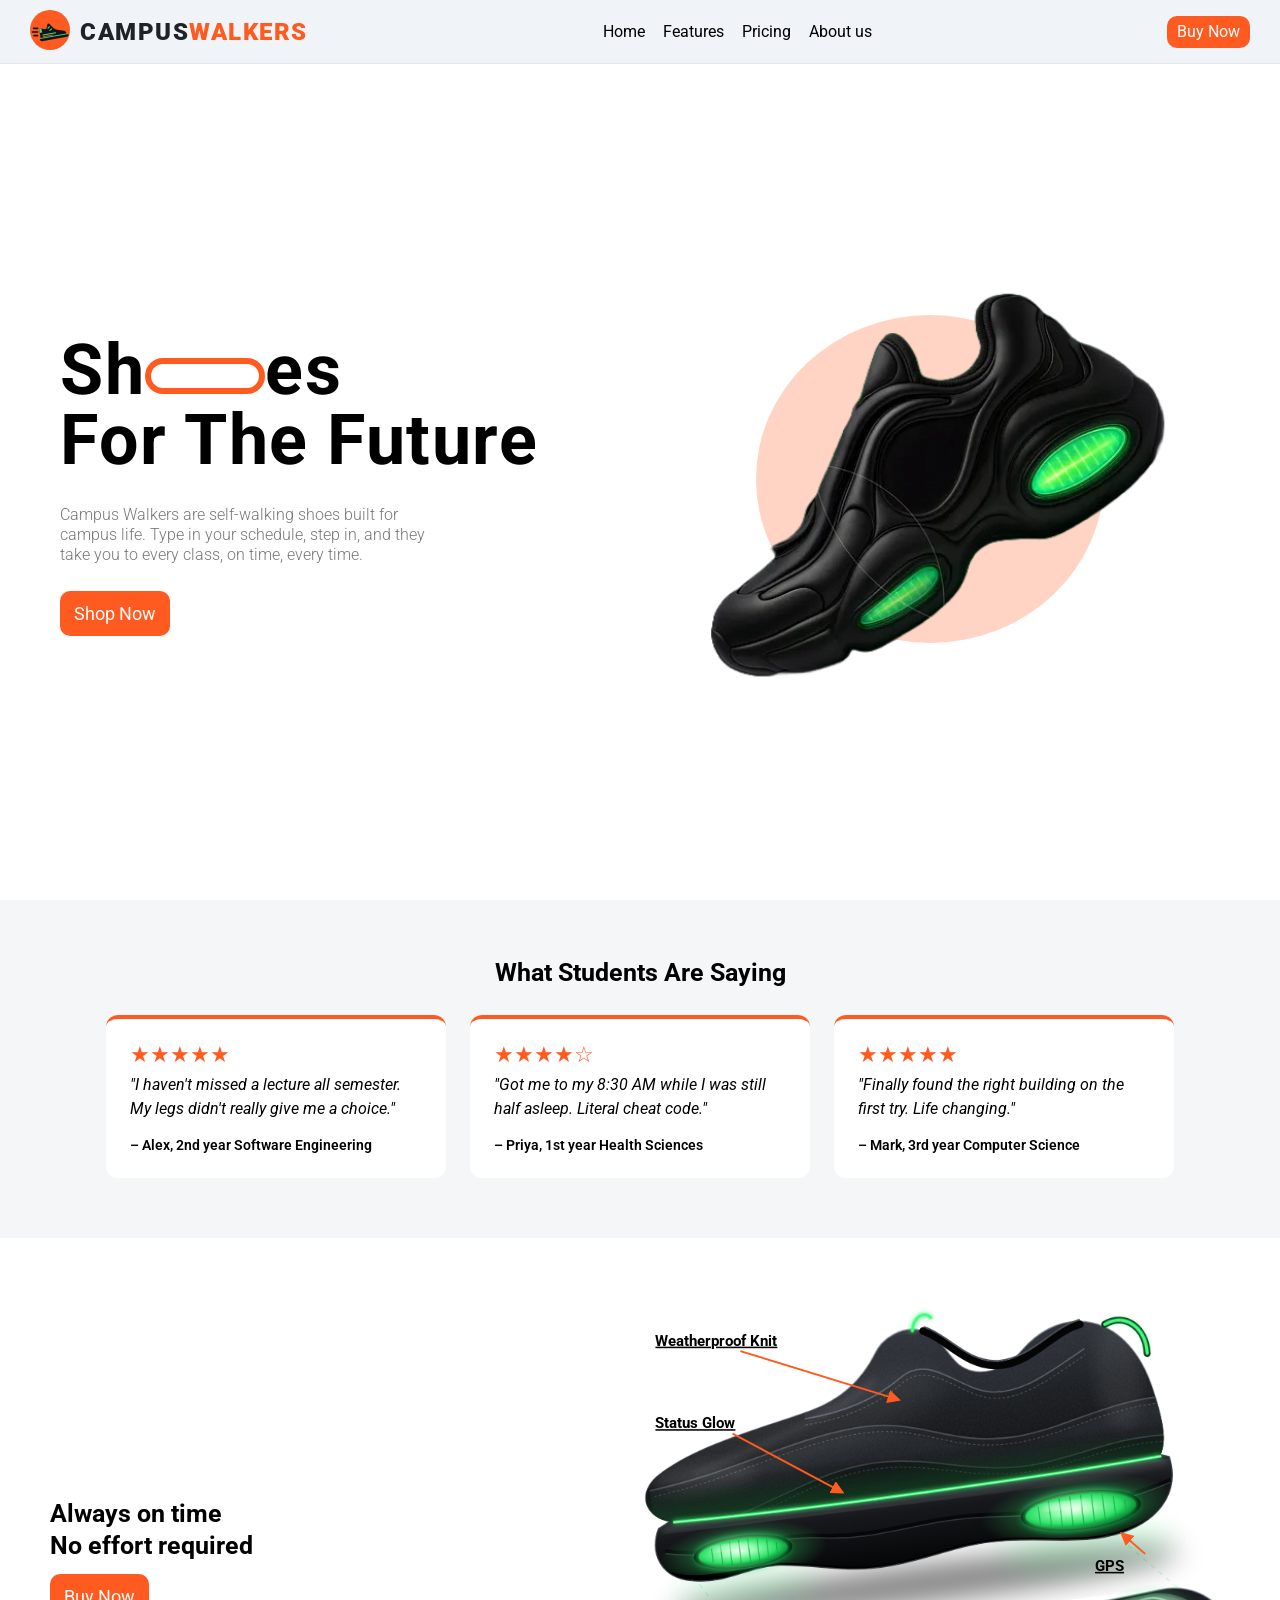
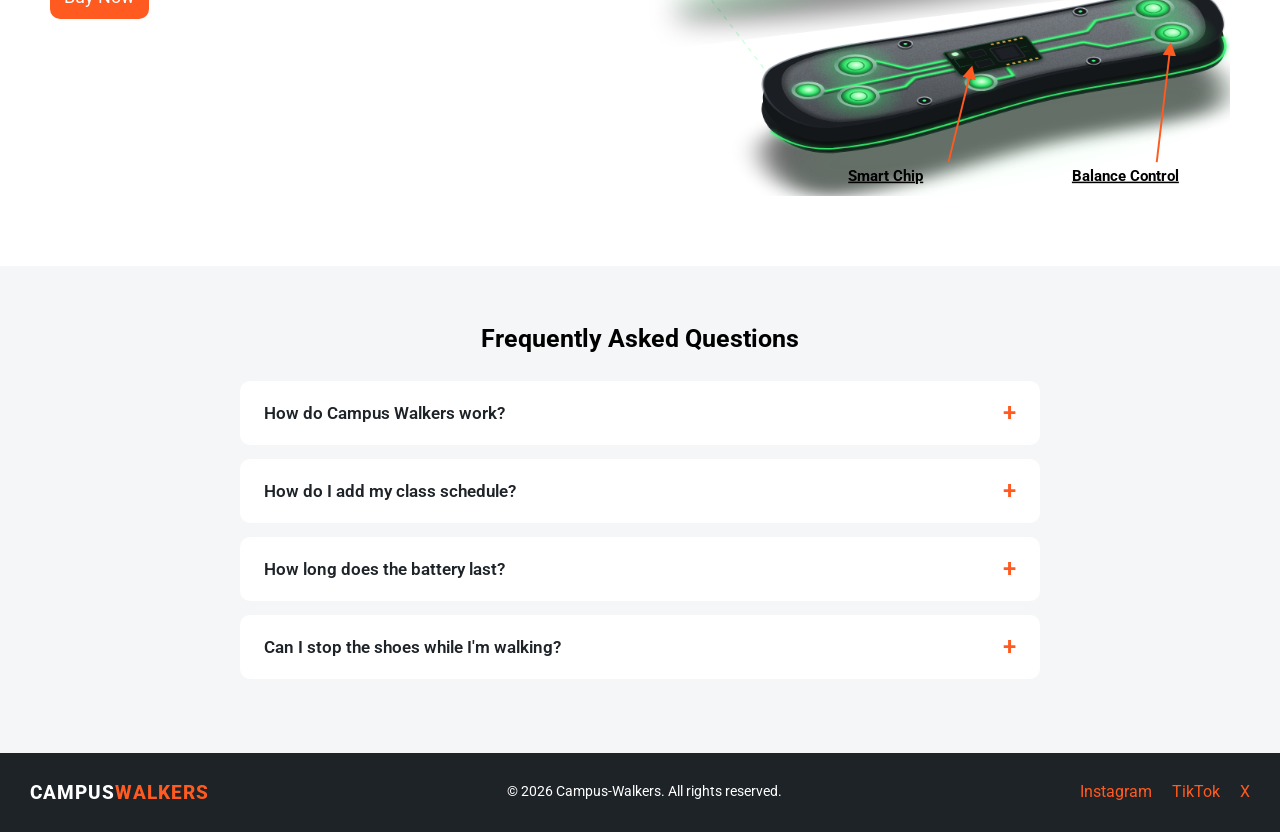
<file: index.html>
<!DOCTYPE html>
<html lang="en">

<head>
    <meta charset="UTF-8">
    <meta name="viewport" content="width=device-width, initial-scale=1.0">
    <title>Campus walkers</title>
    <link rel="stylesheet" href="global.css">
    <link rel="stylesheet" href="index.css">
</head>

<body>
     <nav>
        <!-- TODO nav - houssem -->
        <a href="index.html" id="logo-link">
            <figure id="logo"><img src="icons/logo.svg" alt="campus walkers logo"></figure>
            <h1>CAMPUS<span>WALKERS</span></h1>
        </a>
        <div>
            <a href="index.html">Home</a>
            <a href="productFeatures/productFeatures.html">Features</a>
            <a href="prices/Prices.html">Pricing</a>
            <a href="teamPage/TeamPage.html">About us</a>
        </div>
        <div>
            <a href="prices/Prices.html" id="buy-nav">Buy Now</a>
        </div>
    </nav>

    <header>
        <!-- # TODO hero section - Houssem -->
        <div>

            <h2 class="hero--header">
                Sh<span id="oo-circle"></span>es <br>For The Future
            </h2>
            <p class="hero--description">Campus Walkers are self-walking shoes built for campus life. Type in your
                schedule, step in, and they take you to every class, on time, every time.</p>
            <a class="buy-now full-height" href="prices/Prices.html">Shop Now</a>
        </div>
        <figure class="hero--image"><img src="images/one_campus_walker_shoe.png" alt=""><span
                id="hero-image--background-circle"></span></figure>
    </header>


    <main>


        <section class="ratings">
            <h2 class="headers">What Students Are Saying</h2>

            <div class="rating-cards">

                <article class="rating-card">
                    <div class="stars">&#9733;&#9733;&#9733;&#9733;&#9733;</div>
                    <p>"I haven't missed a lecture all semester. My legs didn't really give me a choice."</p>

                    <span class="reviewer">– Alex, 2nd year Software Engineering</span>
                </article>

                <article class="rating-card">
                    <div class="stars">&#9733;&#9733;&#9733;&#9733;&#9734;</div>
                    <p>"Got me to my 8:30 AM while I was still half asleep. Literal cheat code."</p>
                    <span class="reviewer">– Priya, 1st year Health Sciences</span>
                </article>

                <article class="rating-card">
                    <div class="stars">&#9733;&#9733;&#9733;&#9733;&#9733;</div>
                    <p>"Finally found the right building on the first try. Life changing."</p>
                    <span class="reviewer">– Mark, 3rd year Computer Science</span>
                </article>
            </div>
        </section>


        <section class="container" id="features">
            <!-- # TODO feature s diagram - Houssem -->
            <div class="features--description">
                <h2 class="headers features-header">Always on time<br>No effort required</h2>
                <a class="buy-now full-height" id="features--buy" href="prices/Prices.css">Buy Now</a>
            </div>
            <figure class="features--img">
                <img src="images/campus_walker_shoes_v2.png">


                <svg viewBox="0 0 765 631">
                    <defs>
                        <marker id="feature--diagram__head" viewBox="0 0 10 10" refX="8" refY="5" markerWidth="7" markerHeight="7"
                            orient="auto-start-reverse">
                            <path d="M0 0 L10 5 L0 10 z" fill="#ff5a1f"/>
                        </marker>
                    </defs>


                    <path class="feature--diagram__arrow" d="M130 55 L335 118" />
                    <a class="feature--diagram__anchor" href="./productFeatures/productFeatures.html"><text x="20" y="48">Weatherproof Knit</text></a>

                    <path class="feature--diagram__arrow" d="M120 162 L262 238" />
                    <a class="feature--diagram__anchor" href="./productFeatures/productFeatures.html"><text x="20" y="155">Status Glow</text></a>

                    <path class="feature--diagram__arrow" d="M655 318 L625 292" />
                    <a class="feature--diagram__anchor" href="./productFeatures/productFeatures.html"><text x="590" y="340">GPS</text></a>

                    <path class="feature--diagram__arrow" d="M400 588 L430 466" />
                    <a class="feature--diagram__anchor" href="./productFeatures/productFeatures.html"><text x="270" y="612">Smart Chip</text></a>

                    <path class="feature--diagram__arrow" d="M670 588 L688 436" />
                    <a class="feature--diagram__anchor" href="./productFeatures/productFeatures.html"><text x="560" y="612">Balance Control</text></a>
                </svg>
            </figure>
        </section>


        <section class="faq">

            <h2 class="headers">Frequently Asked Questions</h2>

            <div class="faq-item">

                <button class="faq-question">How do Campus Walkers work?<span class="faq-icon">+</span></button>

                <div class="faq-answer">
                    <p>Small sensors in the sole send gentle electric pulses to your leg muscles, moving them one step
                        at a time. Built-in campus GPS steers you to the right building, so all you have to do is stay
                        upright.</p>
                </div>
            </div>

            <div class="faq-item">
                <button class="faq-question">How do I add my class schedule?<span class="faq-icon">+</span></button>

                <div class="faq-answer">
                    <p>Pair your shoes with the Campus Walkers app, then type in your classes or import your timetable.
                        The shoes plan your route and leave early enough to get you there before the lecture starts.</p>
                </div>
            </div>

            <div class="faq-item">
                <button class="faq-question">How long does the battery last?<span class="faq-icon">+</span></button>

                <div class="faq-answer">
                    <p>About a full day of classes. Charge them overnight with the included cable. If the battery runs
                        low, the shoes walk you back to your charger first.</p>
                </div>
            </div>

            <div class="faq-item">
                <button class="faq-question">Can I stop the shoes while I'm walking?<span
                        class="faq-icon">+</span></button>

                <div class="faq-answer">
                    <p>No. Once a trip starts, the shoes keep going until you arrive. Want a coffee on the way? Add it
                        to your schedule as a stop.</p>
                </div>
            </div>
        </section>


    </main>

    <footer class="footer">
        <div class="footer-logo">CAMPUS<span>WALKERS</span></div>

        <p class="footer-middle">&copy; 2026 Campus-Walkers. All rights reserved.</p>

        <div class="footer-links">
            <a href="https://www.instagram.com/" aria-label="Instagram">Instagram</a>
            <a href="https://www.tiktok.com/" aria-label="TikTok">TikTok</a>
            <a href="https://x.com/" aria-label="X">X</a>
        </div>
    </footer>

</body>
<script src="index.js"></script>
<script src="global.js"></script>

</html>
</file>
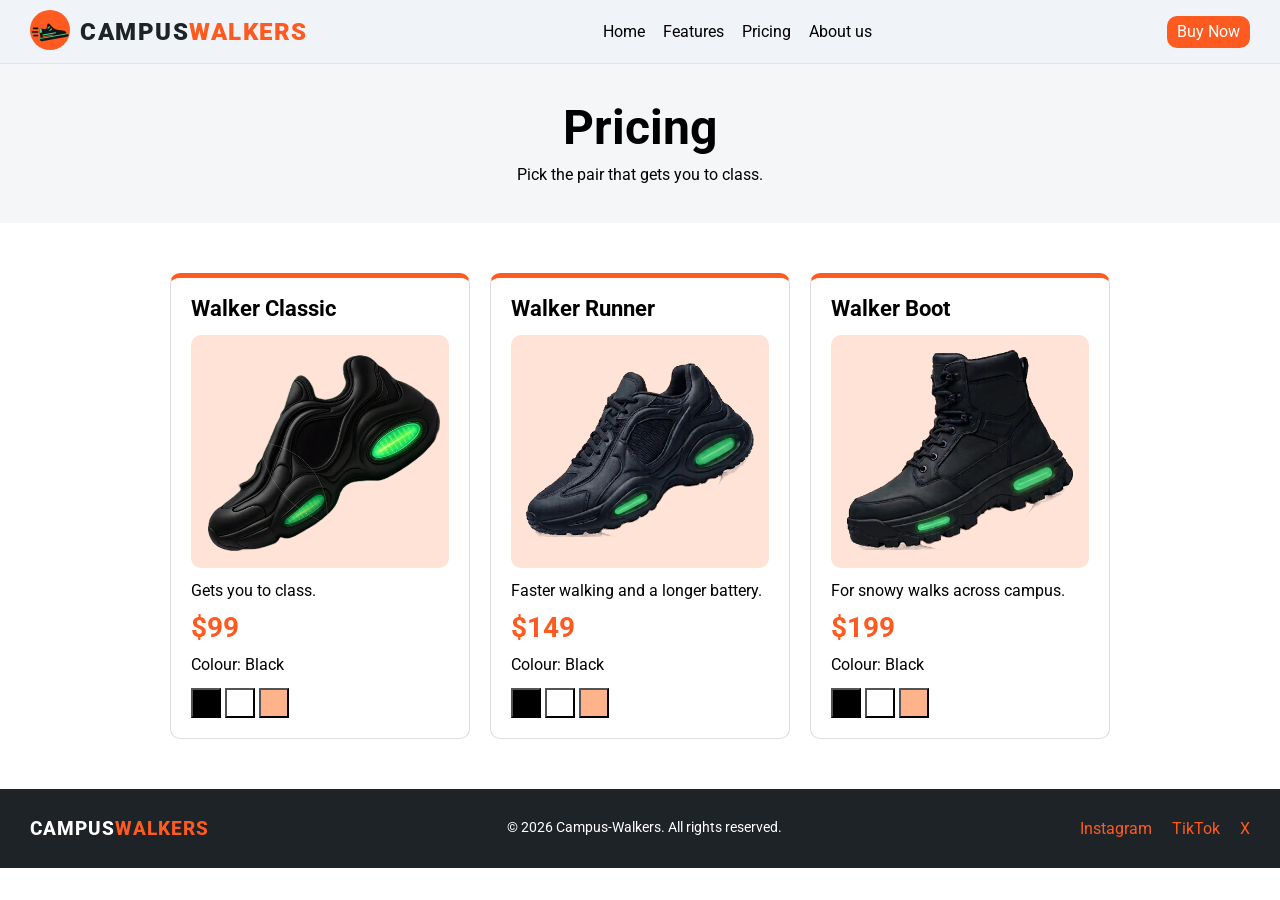
<file: prices/Prices.html>
<!DOCTYPE html>
<html lang="en">

<head>
    <meta charset="UTF-8">
    <meta name="viewport" content="width=device-width, initial-scale=1.0">
    <title>Campus walkers</title>
    <link rel="stylesheet" href="../global.css">
    <link rel="stylesheet" href="Prices.css">
</head>

<body>
    <!-- Nav (same as home page) -->
    <nav>
        <a href="../index.html" id="logo-link">
            <figure id="logo"><img src="../icons/logo.svg" alt="campus walkers logo"></figure>
            <h1>CAMPUS<span>WALKERS</span></h1>
        </a>
        <div>
            <a href="../index.html">Home</a>
            <a href="../productFeatures/productFeatures.html">Features</a>
            <a href="../prices/Prices.html">Pricing</a>
            <a href="../teamPage/TeamPage.html">About us</a>
        </div>
        <div>
            <a href="../prices/Prices.html" id="buy-nav">Buy Now</a>
        </div>
    </nav>

    <main>

         <div class="title">
            <h2 class="title-text">Pricing</h2>
            <p>Pick the pair that gets you to class.</p>
        </div>


        <div class="cards">

            <div class="card">
                <h3>Walker Classic</h3>
                <div class="shoe-box">
                    <img class="shoe big-shoe" src="../images/one_campus_walker_shoe.png" alt="Walker Classic shoe">
                </div>
                <p>Gets you to class.</p>
                <p class="price">$99</p>
                <p>Colour: <span id="colour1">Black</span></p>
                <button class="colour black" onclick="pickColour('colour1', 'Black')"></button>
                <button class="colour white" onclick="pickColour('colour1', 'White')"></button>
                <button class="colour light-orange" onclick="pickColour('colour1', 'Light Orange')"></button>
            </div>

            <div class="card">
                <h3>Walker Runner</h3>
                <div class="shoe-box">
                    <img class="shoe" src="../images/campus_walker_runner.png" alt="Walker Runner shoe">
                </div>
                <p>Faster walking and a longer battery.</p>
                <p class="price">$149</p>
                <p>Colour: <span id="colour2">Black</span></p>
                <button class="colour black" onclick="pickColour('colour2', 'Black')"></button>
                <button class="colour white" onclick="pickColour('colour2', 'White')"></button>
                <button class="colour light-orange" onclick="pickColour('colour2', 'Light Orange')"></button>
            </div>

            <div class="card">
                <h3>Walker Boot</h3>
                <div class="shoe-box">
                    <img class="shoe" src="../images/campus_walker_boot.png" alt="Walker Boot">
                </div>
                <p>For snowy walks across campus.</p>
                <p class="price">$199</p>
                <p>Colour: <span id="colour3">Black</span></p>
                <button class="colour black" onclick="pickColour('colour3', 'Black')"></button>
                <button class="colour white" onclick="pickColour('colour3', 'White')"></button>
                <button class="colour light-orange" onclick="pickColour('colour3', 'Light Orange')"></button>
            </div>

        </div>

    </main>

    <!-- footer (same as home page) -->
    <footer class="footer">
        <div class="footer-logo">CAMPUS<span>WALKERS</span></div>

        <p class="footer-middle">&copy; 2026 Campus-Walkers. All rights reserved.</p>

        <div class="footer-links">
            <a href="#" aria-label="Instagram">Instagram</a>
            <a href="#" aria-label="TikTok">TikTok</a>
            <a href="#" aria-label="X">X</a>
        </div>
    </footer>

    <script src="Prices.js"></script>
    <script src="../global.js"></script>
</body>

</html>
</file>
<file: global.css>
/* 
    This global CSS file contains all the styles that must be applied on all pages
    It changes the costom font and resets the CSS defaults
*/

@import url('https://fonts.googleapis.com/css2?family=Roboto:ital,wght@0,100..900;1,100..900&display=swap');


* {
    font-family: "Roboto", Arial, sans-serif;
    box-sizing: border-box;
}

:root {
    --white: #FFFFFF;
    --charcoal: #1E2328;
    --orange: #FF5A1F;
    --light-grey: #F4F6F8;
}

/* 
    The following css snippet was copied from an external website
    its purpose is to reset the CSS defaults
*/

/* http://meyerweb.com/eric/tools/css/reset/ 
   v2.0 | 20110126
   License: none (public domain)
*/

html, body, div, span, applet, object, iframe,
h1, h2, h3, h4, h5, h6, p, blockquote, pre,
a, abbr, acronym, address, big, cite, code,
del, dfn, em, img, ins, kbd, q, s, samp,
small, strike, strong, sub, sup, tt, var,
b, u, i, center,
dl, dt, dd, ol, ul, li,
fieldset, form, label, legend,
table, caption, tbody, tfoot, thead, tr, th, td,
article, aside, canvas, details, embed, 
figure, figcaption, footer, header, hgroup, 
menu, nav, output, ruby, section, summary,
time, mark, audio, video {
	margin: 0;
	padding: 0;
	border: 0;
	font-size: 100%;
	vertical-align: baseline;
}
/* HTML5 display-role reset for older browsers */
article, aside, details, figcaption, figure, 
footer, header, hgroup, menu, nav, section {
	display: block;
}
body {
	line-height: 1;
}
ol, ul {
	list-style: none;
}
blockquote, q {
	quotes: none;
}
blockquote:before, blockquote:after,
q:before, q:after {
	content: '';
	content: none;
}
table {
	border-collapse: collapse;
	border-spacing: 0;
}

/* navigation menu */

nav {
    width: 100vw;
    display: flex;
    align-items: center;
    justify-content: space-between;
    padding: 10px 30px;
    background-color: #E2E8F080 ;
    backdrop-filter: blur(12px);         
	border-bottom: 1px solid #0000000d;       
    position: fixed;
    top: 0;
    left: 0;
    transition: transform 0.3s ease-in-out; 
    z-index: 1000;
}

#logo-link {
    display: flex;
    align-items: center;
    gap: 10px;
}

/* shoe icon */
#logo {
    width: 40px;
}

/* CAMPUSWALKERS text, same style as the footer */
#logo-link h1 {
    font-size: 24px;
    font-weight: 900;
    letter-spacing: 1.5px;
    color: #1E2328;
}

#logo-link h1 span {
    color: #FF5A1F;
}

#buy-nav {
    background-color: #FF5A1F;
    color: white;
    padding: 8px 10px;
    border-radius:10px;
    width: max-content;
    text-decoration: none;
}

nav.hidden {
  transform: translateY(-100%);
}

nav div {
    display: flex;
    align-items: center;
    gap: 18px;
}

nav a {
	color: black;
	text-decoration: none;
    font-size: 16px;
}

figure img {
    width: 100%;
}

.headers {
    font-size: 25px;
    font-weight: bold;
}

.container {
    padding: 70px 50px;
}

/* media frames */

@media (max-width: 600px) {
  nav {
    flex-wrap: wrap;
    padding: 8px 16px;
    row-gap: 6px;
  }

  nav div:first-of-type {
    order: 3;
    width: 100%;
    justify-content: center;
    gap: 14px;
  }

  nav a {
    font-size: 15px;
  }

  #logo-link h1 {
    font-size: 16px;
  }

  #logo {
    width: 34px;
  }

  .container {
    padding: 50px 20px;
  }
}


/* footer */

.footer {
    background-color: var(--charcoal);
    color: var(--white);
    display: flex;
    align-items: center;
    justify-content: space-between;
    flex-wrap: wrap;
    gap: 16px;
    padding: 30px;
}

.footer-logo {
    font-weight: 800;
    font-size: 1.2rem;
    letter-spacing: 1px;
}

.footer-logo span {
    color: var(--orange);
}

.footer-middle {
    font-size: 0.9rem;
}

.footer-links {
    display: flex;
    gap: 20px;
}

.footer-links a {
    color: var(--orange);
    text-decoration: none;
}

.footer-links a:hover {
    text-decoration: underline;
}
</file>
<file: index.css>
/* hero section */

header {
  margin-top: 58px;
  display: flex;
  justify-content: space-around;
  align-items: center;
  min-height: calc(100vh - 58px);
  padding: 0 60px;
}
header div {
  max-width: 50%;
}

.hero--image {
  display: flex;
  align-items: center;
  justify-content: center;
  width: 46vw;
  position: relative;
}

#hero-image--background-circle {
  background-color: #ff99746b;
  border-radius: 50%;
  width: 60%;
  height: 60%;
  position: absolute;
  right: auto;
  z-index: -1;
}

.hero--header {
  font-size: 70px;
  font-weight: bold;
  letter-spacing: 1.5px;
  margin-bottom: 30px;
}

#oo-circle {
  display: inline-block;
  height: 36px;
  width: 120px;
  border: 6px solid #ff5a1f;
  border-radius: 50px;
}

.hero--description {
  font-weight: 300;
  font-size: 16px;
  line-height: 20px;
  color: #777777;
  min-width: 300px;
  margin-bottom: 40px;
  max-width: 64%;
}

.full-height {
  height: 100%;
}

.buy-now {
  background-color: #ff5a1f;
  font-size: 18px;
  color: white;
  padding: 12px 14px;
  border-radius: 10px;
  width: max-content;
  text-decoration: none;
}

/* ratings sections */

:root {
  --white: #ffffff;
  --charcoal: #1e2328;
  --orange: #ff5a1f;
  --light-grey: #f4f6f8;
}

.ratings {
  background-color: var(--light-grey);
  padding: 60px;
  display: flex;
  flex-direction: column;
  align-items: center;
  gap: 30px;
}

.rating-cards {
  display: flex;
  gap: 1.5rem;
  justify-content: center;
  flex-wrap: wrap;
}

.rating-card {
  background-color: var(--white);
  flex: 1 1 260px;
  max-width: 340px;
  padding: 1.5rem;
  border-radius: 12px;
  border-top: 4px solid var(--orange);
}

.stars {
  color: var(--orange);
  font-size: 1.4rem;
  margin-bottom: 0.5rem;
}

.rating-card p {
  font-style: italic;
  margin-bottom: 1rem;
}

.reviewer {
  font-weight: 600;
  font-size: 0.9rem;
}

/* features */

#features {
  display: flex;
  justify-content: space-between;
  align-items: center;
}

.features-header {
  line-height: 32px;
  margin-bottom: 26px;
}

.features--img {
  width: 50%;
  max-width: 600px;
  min-width: 400px;
  position: relative;
}

.features--img img {
  display: block;
}

.features--img svg {
  position: absolute;
  inset: 0;
  width: 100%;
  height: 100%;
  overflow: visible;
}

.feature--diagram__arrow {
  stroke: #ff5a1f;
  stroke-width: 2.5;
  fill: none;
  marker-end: url(#feature--diagram__head);
}

.feature--diagram__anchor {
  font-size: 20px;
  text-decoration: underline;
  font-weight: bold;
}

.feature--diagram__anchor:hover {
  color: #ff5a1f;
}

/* faq */

.faq {
  background-color: var(--light-grey);
  padding: 60px;
}

.faq .headers {
  text-align: center;
  margin-bottom: 30px;
}

.faq-item {
  max-width: 800px;
  margin: 0 auto 14px;
  background-color: var(--white);
  border-radius: 10px;
}

.faq-question {
  width: 100%;
  display: flex;
  justify-content: space-between;
  align-items: center;
  padding: 18px 24px;
  background: none;
  border: none;
  font-size: 1.05rem;
  font-weight: 600;
  color: var(--charcoal);
  text-align: left;
  cursor: pointer;
}

.faq-icon {
  color: var(--orange);
  font-size: 1.5rem;
  transition: transform 0.5s;
}

.faq-answer {
  display: none;
  padding: 0 24px 18px;
}

.faq-answer p,
.rating-card p {
  line-height: 1.5;
}

.faq-item.open .faq-answer {
  display: block;
}

/* media frames */

/* ---------- Tablet / small laptop ---------- */
@media (max-width: 1100px) {
  header {
    padding: 0 30px;
  }

  .hero--header {
    font-size: 54px;
  }

  /* the "oo" pill now scales with the heading's font size */
  #oo-circle {
    height: 0.51em;
    width: 1.7em;
    border-width: 0.085em;
  }
}

/* ---------- Stack hero and features vertically ---------- */
@media (max-width: 900px) {
  header {
    flex-direction: column;
    justify-content: center;
    gap: 40px;
    min-height: auto;
    padding: 40px 20px 60px;
    text-align: center;
  }

  header div {
    max-width: 100%;
  }

  .hero--header {
    font-size: clamp(40px, 9vw, 60px);
  }

  .hero--description {
    max-width: 100%;
    min-width: 0;
    margin-left: auto;
    margin-right: auto;
  }

  .hero--image {
    width: 80vw;
    max-width: 460px;
  }

  #features {
    flex-direction: column;
    gap: 40px;
    text-align: center;
  }

  .features--img {
    width: 100%;
    min-width: 0; /* the 400px minimum would overflow small phones */
    max-width: 600px;
  }
}

@media (max-width: 600px) {
  /* nav is two rows here (see global-responsive.css), so push content down */
  header {
    margin-top: 84px;
    padding-top: 30px;
  }

  .ratings,
  .faq {
    padding: 40px 20px;
  }

  /* The diagram scales with the image, so labels need a larger
     font size (in SVG units) to stay readable on narrow screens */
  .feature--diagram__anchor {
    font-size: 28px;
  }
}

/* animations */

.reveal {
  opacity: 0;
  transform: translateY(24px);
  transition: opacity 0.6s ease-out, transform 0.6s ease-out;
}

.reveal.visible {
  opacity: 1;
  transform: none;
}

.rating-card.reveal:nth-child(2) {
  transition-delay: 0.1s;
}

.rating-card.reveal:nth-child(3) {
  transition-delay: 0.2s;
}

.features--img.reveal {
  transition-delay: 0.15s;
}

.faq-item.reveal:nth-child(3) {
  transition-delay: 0.08s;
}

.faq-item.reveal:nth-child(4) {
  transition-delay: 0.16s;
}

.faq-item.reveal:nth-child(5) {
  transition-delay: 0.24s;
}

/* features diagram */

.features--img.reveal .feature--diagram__arrow,
.features--img.reveal .feature--diagram__anchor {
  opacity: 0;
  transition: opacity 0.5s ease;
}

.features--img.reveal.visible .feature--diagram__arrow,
.features--img.reveal.visible .feature--diagram__anchor {
  opacity: 1;
}

.features--img.visible .feature--diagram__arrow:nth-of-type(1),
.features--img.visible .feature--diagram__anchor:nth-of-type(1) {
  transition-delay: 0.6s;
}

.features--img.visible .feature--diagram__arrow:nth-of-type(2),
.features--img.visible .feature--diagram__anchor:nth-of-type(2) {
  transition-delay: 0.7s;
}

.features--img.visible .feature--diagram__arrow:nth-of-type(3),
.features--img.visible .feature--diagram__anchor:nth-of-type(3) {
  transition-delay: 0.8s;
}

.features--img.visible .feature--diagram__arrow:nth-of-type(4),
.features--img.visible .feature--diagram__anchor:nth-of-type(4) {
  transition-delay: 0.9s;
}

.features--img.visible .feature--diagram__arrow:nth-of-type(5),
.features--img.visible .feature--diagram__anchor:nth-of-type(5) {
  transition-delay: 1s;
}

.features--img.visible .feature--diagram__arrow:nth-of-type(6),
.features--img.visible .feature--diagram__anchor:nth-of-type(6) {
  transition-delay: 1.1s;
}
</file>
<file: prices/Prices.css>
/* page down so the nav doesn't cover it */
main {
  margin-top: 64px;
}

/*title bar */
.title {
  background-color: #f4f6f8;
  text-align: center;
  padding: 40px;
}

.title-text {
  font-size: 48px;
  font-weight: bold;
  margin-bottom: 15px;
}

/* 3 cards side by side */
.cards {
  display: flex;
  justify-content: center;
  gap: 20px;
  padding: 50px;
}

/* each shoe card */
.card {
  width: 300px;
  padding: 20px;
  border: 1px solid #dddddd;
  border-top: 5px solid #ff5a1f;
  border-radius: 10px;
}

.card h3 {
  font-size: 22px;
  font-weight: bold;
  margin-bottom: 15px;
}

.card p {
  margin-bottom: 15px;
}

/* light orange box behind each shoe */
.shoe-box {
  background-color: #ffe3d6;
  border-radius: 10px;
  padding: 15px;
  margin-bottom: 15px;
  overflow: hidden;
}

/* all shoe pictures the same size */
.shoe {
  width: 100%;
  height: 200px;
  object-fit: contain;
}

/* Classic picture is smaller*/
.big-shoe {
  transform: scale(1.4);
}

.price {
  color: #ff5a1f;
  font-size: 28px;
  font-weight: bold;
}

/* colour squares of shoes */
.colour {
  width: 30px;
  height: 30px;
}

.black {
  background-color: black;
}

.white {
  background-color: white;
}

.light-orange {
  background-color: #ffb38a;
}

/* phone */
@media (max-width: 700px) {
  .cards {
    flex-direction: column;
    align-items: center;
  }
}
</file>
